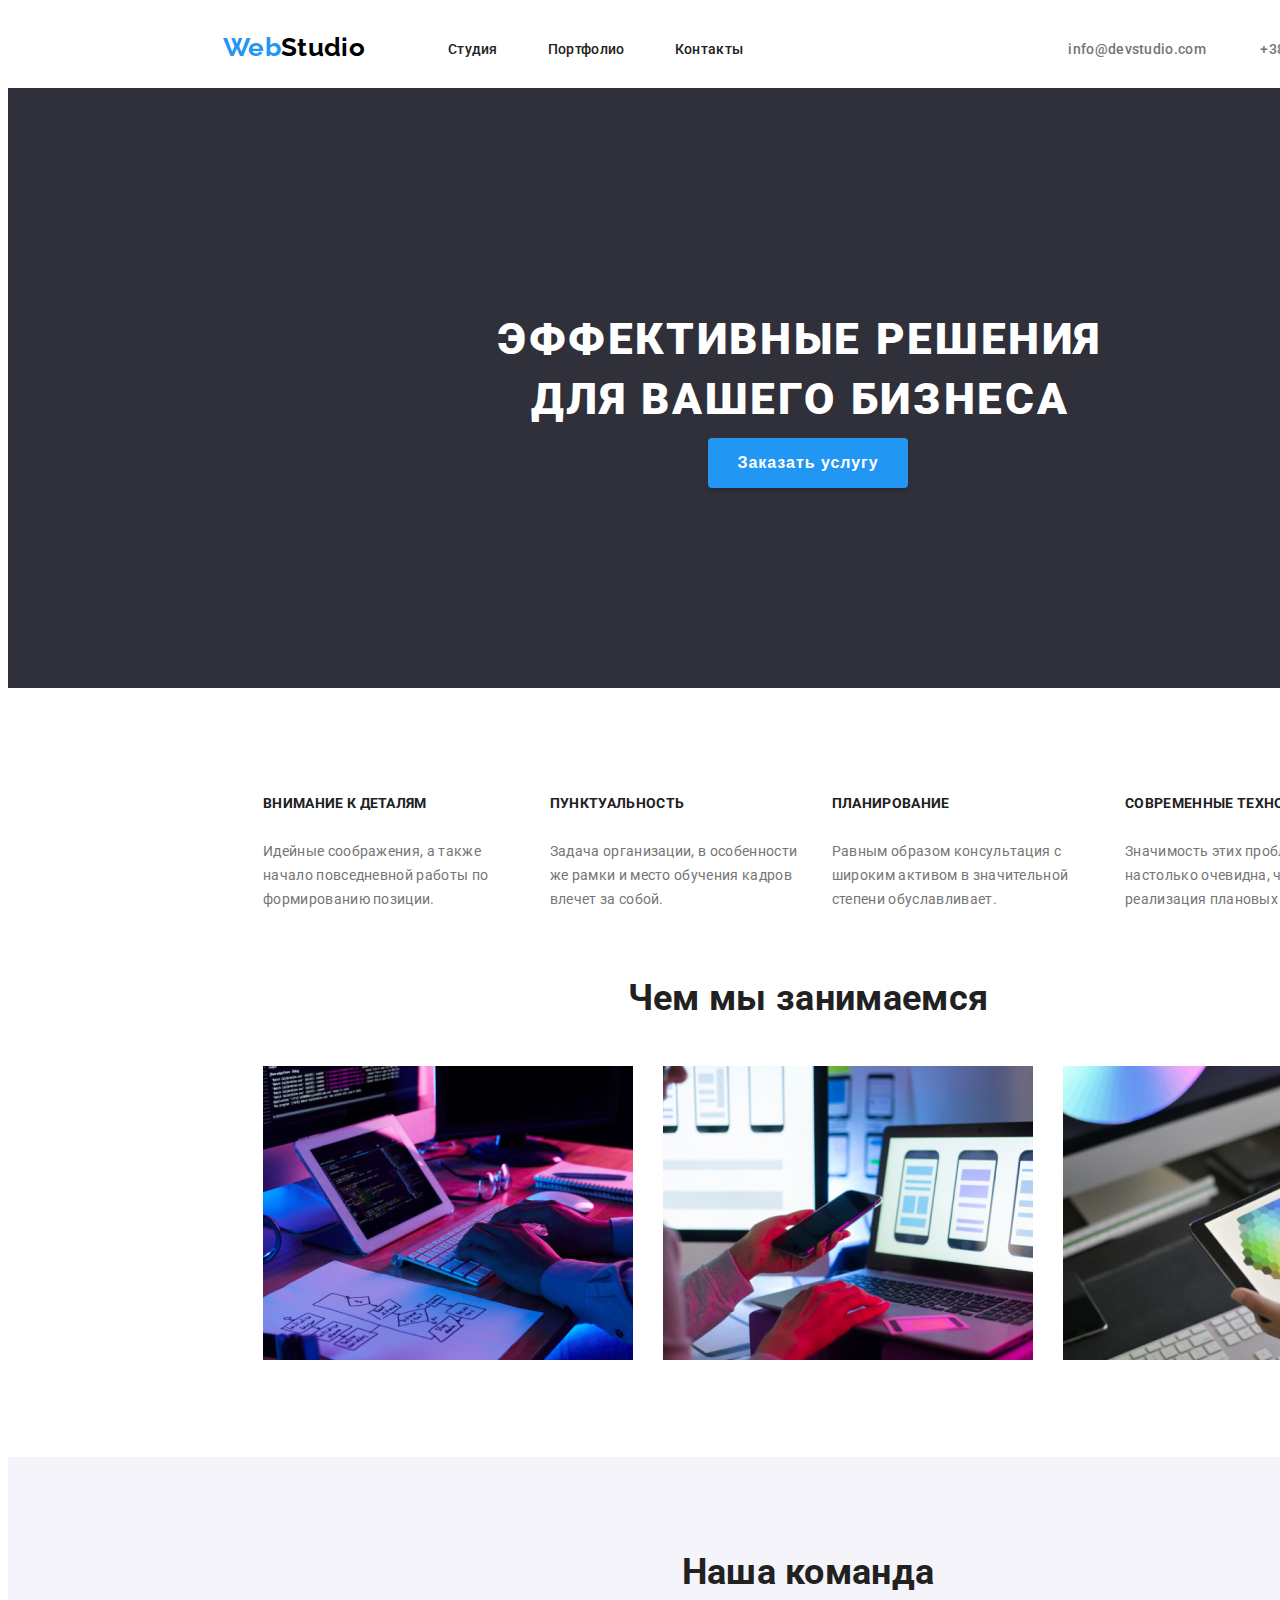
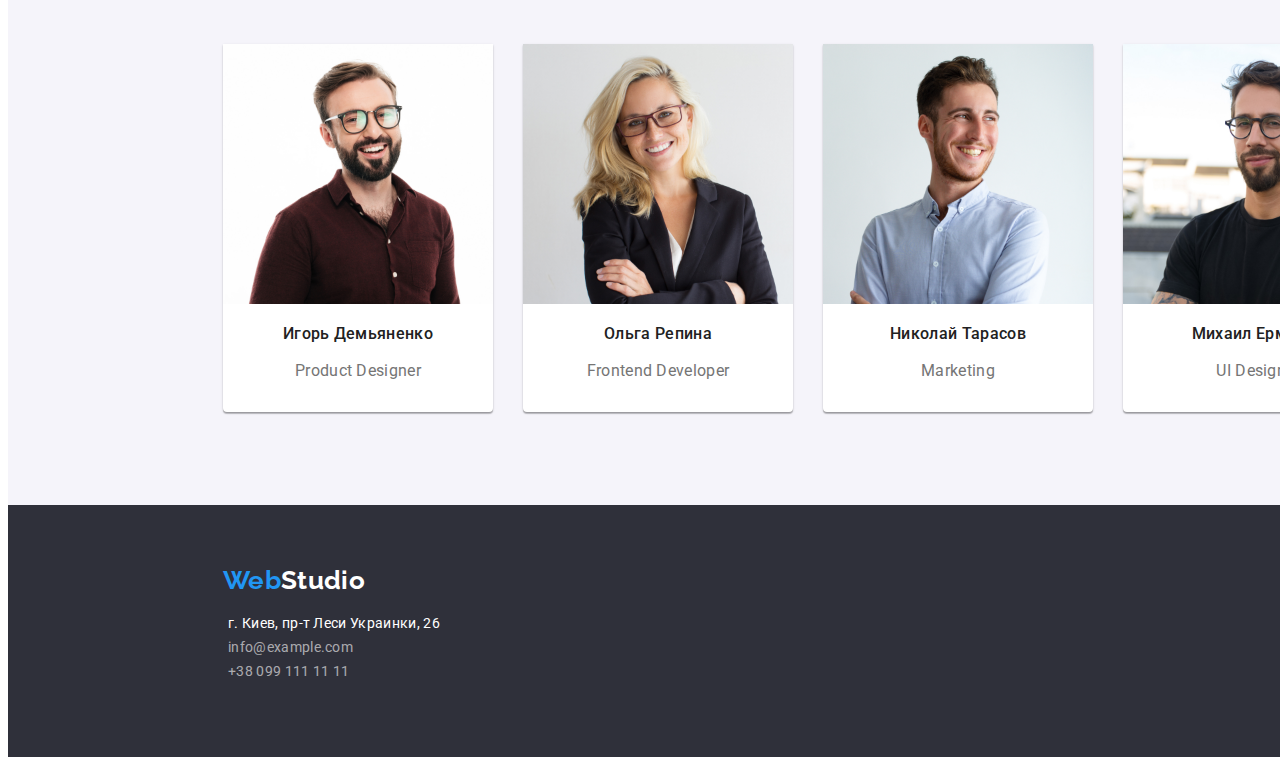
<file: index.html>
<!DOCTYPE html>
<html lang="ru">
<head>
    <meta charset="UTF-8">
    <meta http-equiv="X-UA-Compatible" content="IE=edge">
    <meta name="viewport" content="width=device-width, initial-scale=1.0">
    <title>WedStudio</title>
    <link rel="stylesheet" href="css/style.css">
    
    <link rel="preconnect" href="https://fonts.googleapis.com">
    <link rel="preconnect" href="https://fonts.gstatic.com" crossorigin>
    <link href="https://fonts.googleapis.com/css2?family=Roboto:wght@400;500;700;900&display=swap" rel="stylesheet">

    <link rel="preconnect" href="https://fonts.googleapis.com">
    <link rel="preconnect" href="https://fonts.gstatic.com" crossorigin>
    <link href="https://fonts.googleapis.com/css2?family=Raleway:wght@700&display=swap" rel="stylesheet">
</head>
<body class="index">
    <header>
        <a href="index.html" class="logo"><span class="logo-one-chapter">Web</span>Studio</a>
        <nav class="navigation">
            <ul class="navigation-list">
                <li>
                    <a href="" class="cursor navigation-link">Студия</a>
                </li>
                <li>
                    <a href="portfolio.html" class="cursor navigation-link">Портфолио</a>
                </li>
                <li>
                    <a href="" class="cursor navigation-link">Контакты</a>
                </li>
            </ul>
            </nav>
        <div class="contacts">  
            <a href="mailto:info@devstudio.com" class="cursor mail-in-nav">info@devstudio.com</a>
            <a href="tel:+380961111111" class="cursor telefon-in-nav">+38 096 111 11 11</a>
        </div> 
    </header>
    <main>
        <section class="solution-and-button">
                <h1 class="effectiv-solution-for-your-busness">Эффективные решения </br> для вашего бизнеса</h1>
                <button class="button-order" type="button">Заказать услугу</button>
        </section>
        <section class="benefits">
            <h2 hidden>Перечень</h2>
                <ul class="benefits-list">
                    <li class="benefits-list-punkt">
                        <h3 class="benefit-name">Внимание к деталям</h3>
                        <p class="benefit-description">Идейные соображения, а также начало повседневной работы по формированию позиции.</p>
                    </li>
                    <li class="benefits-list-punkt">
                        <h3 class="benefit-name">Пунктуальность</h3>
                        <p class="benefit-description">Задача организации, в особенности же рамки и место обучения кадров влечет за собой.</p>
                    </li>
                    <li class="benefits-list-punkt">
                        <h3 class="benefit-name">Планирование</h3>
                        <p class="benefit-description">Равным образом консультация с широким активом в значительной степени обуславливает.</p>
                    </li>
                    <li class="benefits-list-punkt">
                        <h3 class="benefit-name">Современные технологии</h3>
                        <p class="benefit-description">Значимость этих проблем настолько очевидна, что реализация плановых заданий.</p>
                    </li>
                </ul>
        </section>
        <section class="busnes-list">
            <h2 class="we-doing">Чем мы занимаемся</h2>
            <ul class="what-we-doing">
                <li class="box"><img src="images/box1.jpg" alt="box1" width="370" height="294"></li>
                <li class="box2"><img src="images/box2.jpg" alt="box2" width="370" height="294"></li>
                <li class="box"><img src="images/box3.jpg" alt="box3" width="370" height="294"></li>
            </ul>
        </section>
        <section class="team">
            <h2 class="our-team">Наша команда</h2>
            <ul class="our-team-list">
                <li class="team-card">
                    <img src="images/img-2.jpg" alt="Игорь Демьяненко" width="270" height="260"><h3 class="name-team-card">Игорь Демьяненко</h3><p class="profession">Product Designer</p>
                </li>
                <li class="team-card">
                    <img src="images/img-1.jpg" alt="Ольга Репина" width="270" height="260"><h3 class="name-team-card">Ольга Репина</h3><p class="profession">Frontend Developer</p>
                </li>
                <li class="team-card">
                    <img src="images/img3.jpg" alt="Николай Тарасов" width="270" height="260"><h3 class="name-team-card">Николай Тарасов</h3><p class="profession">Marketing</p>
                </li>
                <li class="team-card">
                    <img src="images/img-5.jpg" alt="Михаил Ермаков" width="270" height="260"><h3 class="name-team-card">Михаил Ермаков</h3><p class="profession">UI Designer</p>
                </li>
            </ul>
        </section>
    </main>
    <footer class="footer">
        <a href="" class="logo-in-footer"><span class="one-chapter-logo-in-footer">Web</span>Studio</a>
        <address>
        <ul>   
            <li> <a class="adress-company" href="https://goo.gl/maps/x2ZnCEtCD8dDkMQ56" target="_blank" rel="noopener nofollow">г. Киев, пр-т Леси Украинки, 26</a></li>
            <li> <a class="footer-contats-mail" href="mailto:info@example.com">info@example.com</a></li>
            <li> <a class="footer-contats" href="tel:+380991111111">+38 099 111 11 11</a></li>
        </ul>
        </address>
    </footer>
</body>
</html>
</file>
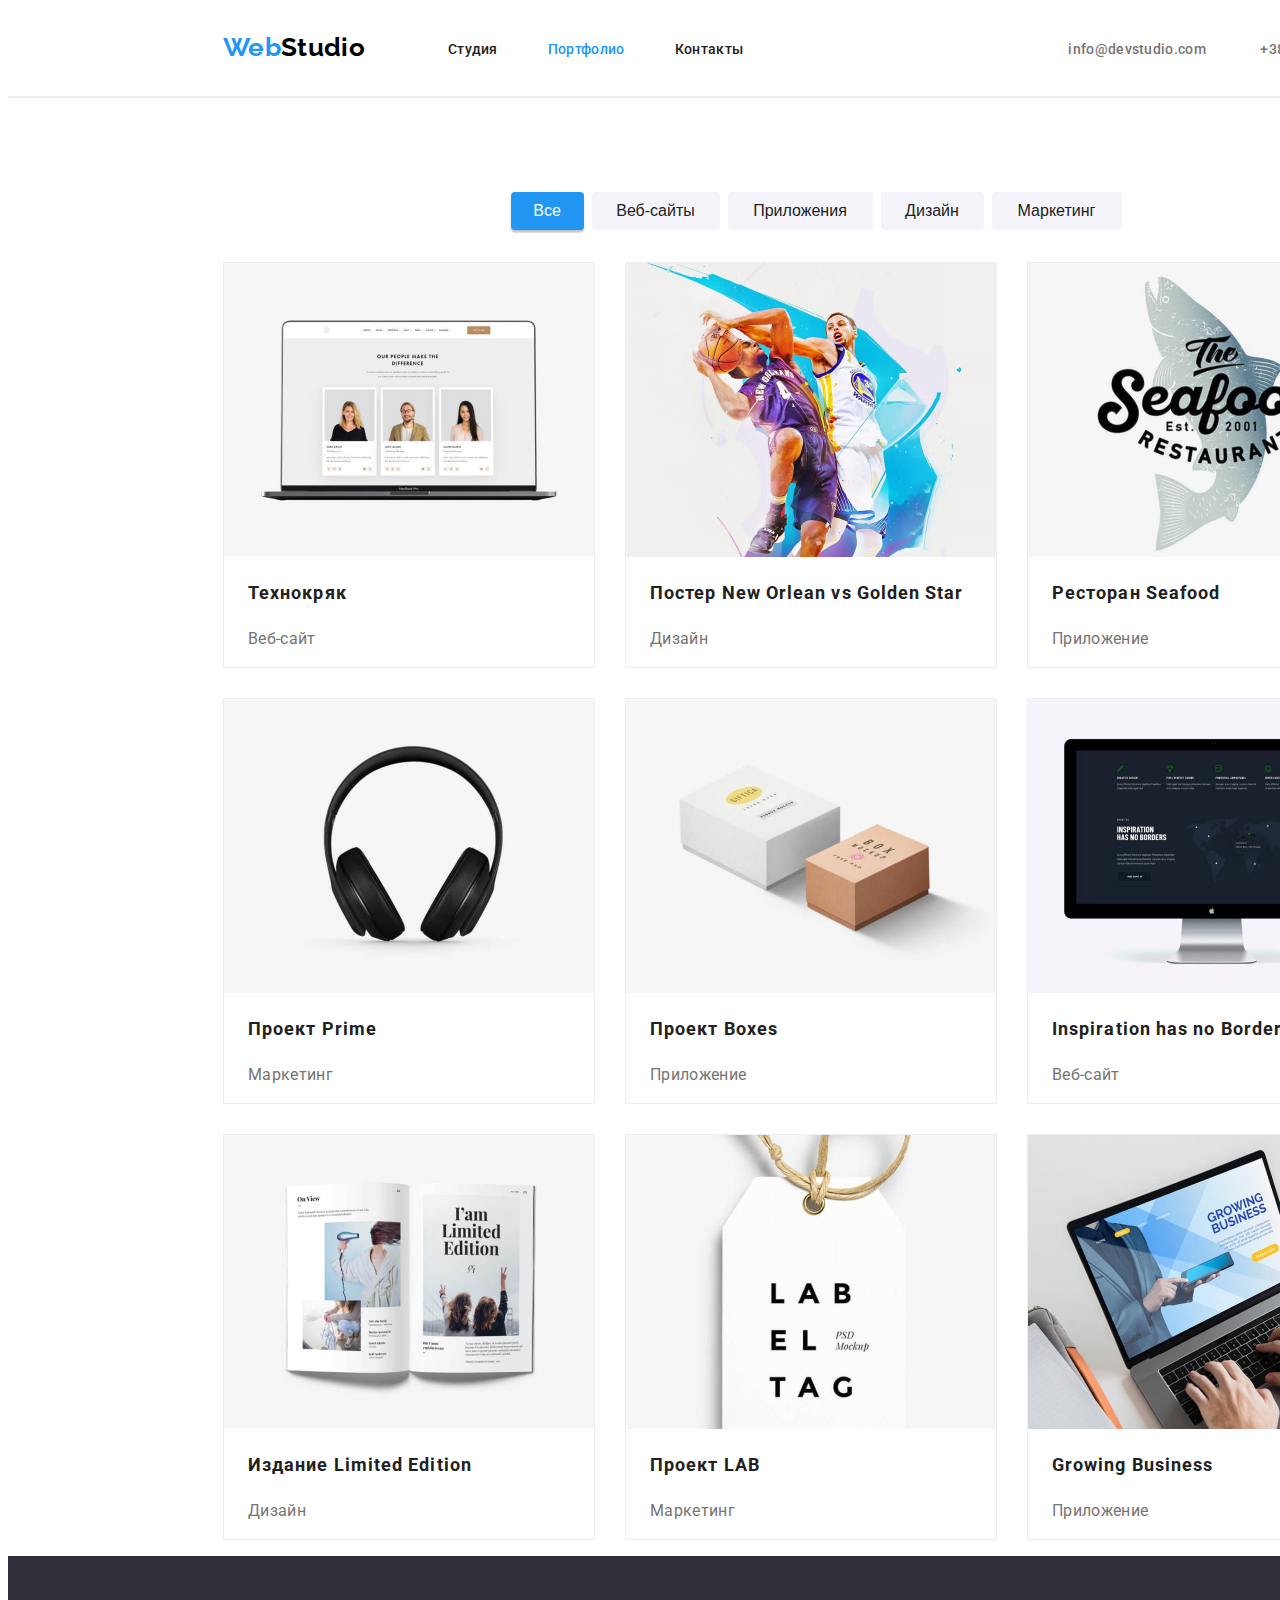
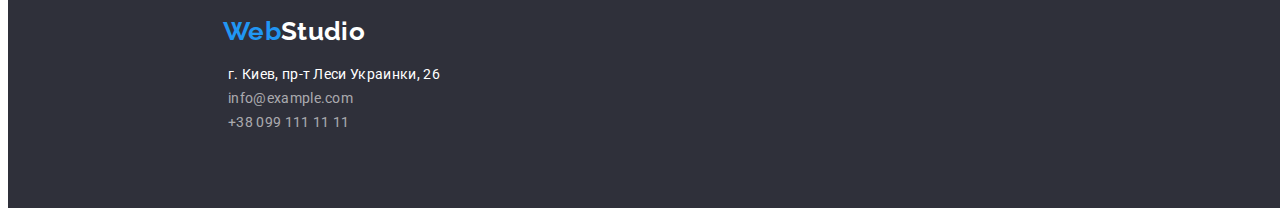
<file: portfolio.html>
<!DOCTYPE html>
<html lang="ru">

<head>
    <meta charset="UTF-8">
    <meta http-equiv="X-UA-Compatible" content="IE=edge">
    <meta name="viewport" content="width=device-width, initial-scale=1.0">
    <title>WedStudio</title>
    <link rel="stylesheet" href="css/style.css">

    <link rel="preconnect" href="https://fonts.googleapis.com">
    <link rel="preconnect" href="https://fonts.gstatic.com" crossorigin>
    <link href="https://fonts.googleapis.com/css2?family=Roboto:wght@400;500;700;900&display=swap" rel="stylesheet">

    <link rel="preconnect" href="https://fonts.googleapis.com">
    <link rel="preconnect" href="https://fonts.gstatic.com" crossorigin>
    <link href="https://fonts.googleapis.com/css2?family=Raleway:wght@700&display=swap" rel="stylesheet">
</head>
<bodyimage-and-name-in-portfolio>
    <header>
            <a href="index.html" class="logo"><span class="logo-one-chapter">Web</span>Studio</a>
            <nav class="navigation">
                <ul class="navigation-list">
                    <li>
                        <a href="index.html" class="cursor navigation-link">Студия</a>
                    </li>
                    <li>
                        <a href="portfolio.html" class="current cursor navigation-link">Портфолио</a>
                    </li>
                    <li>
                        <a href="" class="cursor navigation-link">Контакты</a>
                    </li>
                </ul>
            </nav>
            <div class="contacts">
                <a href="mailto:info@devstudio.com" class="cursor mail-in-nav">info@devstudio.com</a>
                <a href="tel:+380961111111" class="cursor telefon-in-nav">+38 096 111 11 11</a>
            </div>
    </header>
    <main>
    <hr width="100%" color="#ECECEC"/>
    <section class="list-in-portfolio">
    <h2 hidden>Порфолио</h2>
        <ul class="buttons-in-portfolio">
            <li><button class="all button-in-portfolio" type="button">Все</button></li>
            <li><button class="web-sites button-in-portfolio" type="button">Веб-сайты</button></li>
            <li><button class="applications button-in-portfolio" type="button">Приложения</button></li>
            <li><button class="design button-in-portfolio" type="button">Дизайн</button></li>
            <li><button class="marketing button-in-portfolio" type="button">Маркетинг</button></li>
        </ul>
        <ul class="photo-list-in-portfolio">
            <li class="image-and-name-in-portfolio">
                <img src="images/img.jpg" alt="Технокряк" width="370" height="294"><h3 class="portfolio-project">Технокряк</h3><p class="name-portfolio-project">Веб-сайт</p>
            </li>
            <li class="image-and-name-in-portfolio">
                <img src="images/img01.jpg" alt="Постер New Orlean vs Golden Star" width="370" height="294"><h3 class="portfolio-project">Постер New Orlean vs Golden Star</h3><p class="name-portfolio-project">Дизайн</p>
            </li>
            <li class="image-and-name-in-portfolio">
                <img src="images/img02.jpg" alt="Ресторан Seafood" width="370" height="294"><h3 class="portfolio-project">Ресторан Seafood</h3><p class="name-portfolio-project">Приложение</p>
            </li>
            <li class="image-and-name-in-portfolio">
                <img src="images/img03.jpg" alt="Проект Prime" width="370" height="294"><h3 class="portfolio-project">Проект Prime</h3><p class="name-portfolio-project">Маркетинг</p>
            </li>
            <li class="image-and-name-in-portfolio">
                <img src="images/img04.jpg" alt="Проект Boxes" width="370" height="294"><h3 class="portfolio-project">Проект Boxes</h3><p class="name-portfolio-project">Приложение</p>
            </li>
            <li class="image-and-name-in-portfolio">
                <img src="images/img05.jpg" alt="Inspiration has no Borders" width="370" height="294"><h3 class="portfolio-project">Inspiration has no Borders</h3><p class="name-portfolio-project">Веб-сайт</p>
            </li>
            <li class="image-and-name-in-portfolio">
                <img src="images/img06.jpg" alt="Издание Limited Edition" width="370" height="294"><h3 class="portfolio-project">Издание Limited Edition</h3><p class="name-portfolio-project">Дизайн</p>
            </li>
            <li class="image-and-name-in-portfolio">
                <img src="images/img07.jpg" alt="Проект LAB" width="370" height="294"><h3 class="portfolio-project">Проект LAB</h3><p class="name-portfolio-project">Маркетинг</p>
            </li>
            <li class="image-and-name-in-portfolio">
                <img src="images/img08.jpg" alt="Growing Business" width="370" height="294"><h3 class="portfolio-project">Growing Business</h3><p class="name-portfolio-project">Приложение</p>
            </li>
        </ul>
    
    </section>
    </main>
        <footer class="footer">
            <a href="" class="logo-in-footer"><span class="one-chapter-logo-in-footer">Web</span>Studio</a>
            <address>
                <ul>
                    <li> <a class="cursor adress-company" href="https://goo.gl/maps/x2ZnCEtCD8dDkMQ56" target="_blank"
                            rel="noopener nofollow">г. Киев, пр-т Леси Украинки, 26</a></li>
                    <li> <a class="cursor footer-contats-mail" href="mailto:info@example.com">info@example.com</a></li>
                    <li> <a class="cursor footer-contats" href="tel:+380991111111">+38 099 111 11 11</a></li>
                </ul>
            </address>
        </footer>
</body>
</html>
</file>
<file: css/style.css>
:root {
    --heading: #212121;
    --paragraph: #757575;
    --bakcground: #2F303A;
    --link-and-logo: #2196F3;
}


body {
    width: 1600px;
    font-family: 'Roboto', sans-serif;
    letter-spacing: 0.02em;
}

.index {
    height: 2349px;
}

li {
    list-style: none;
}

a {
    text-decoration: none;
    cursor: pointer;
}

[type^="button"] {
    cursor: pointer;
}

.cursor:hover,
.cursor:focus {
    color: var(--link-and-logo);
}

header {
    height: 80px;
    width: 1600px;
    display: flex;
    align-items: center;
}

.navigation-link {
   color: var(--heading); 
} 

.telefon-in-nav, 
.mail-in-nav {
    color: var(--paragraph);
}

.logo {
    font-family: 'Raleway';
    font-weight: 700;
    font-size: 26px;
    line-height: 1.2;
    margin-left: 215px;
    color: black;
}

.logo-one-chapter {
    color: var(--link-and-logo);
}

.navigation-list {
    display: flex;
    list-style: none;
    margin-left: 43px;
}

.navigation-link {
    margin-right: 50px;
    font-weight: 500;
    font-size: 14px;
    line-height: 1.1;
}

.contacts {
    margin-left: 275px;
    margin-right: 165px;
}

.telefon-in-nav, .mail-in-nav {
    margin-right: 50px;
    font-weight: 500;
    font-size: 14px;
    line-height: 1.1;
}

.current {
    color: var(--link-and-logo);
}

/* info */

.solution-and-button {
    background-color: var(--bakcground);
    width: 1600px;
    height: 600px;
    text-align: center;
}

.effectiv-solution-for-your-busness {
    position: absolute;
    width: 696px;
    height: 120px;
    left: 452px;
    top: 280px;
    color: #FFFFFF;
    text-transform: uppercase;
    font-style: normal;
    font-weight: 900;
    font-size: 44px;
    line-height: 60px;
    letter-spacing: 0.06em;
}

.button-order {
    background-color: var(--link-and-logo);
    color: #FFFFFF;
    border: none;
    border-radius: 4px;
    height: 50px;
    width: 200px;
    box-shadow: 0px 4px 4px rgba(0, 0, 0, 0.15);
    margin: 350px 700px 200px 700px;
    font-weight: 700;
    font-size: 16px;
    line-height: 1.2;
    letter-spacing: 0.06em;
}

.benefits {
    width: 1170px;
    height: 101px;
    margin: 94px 185px;
}

.benefits-list {
    display: flex;
}

.benefits-list-punkt {
    margin-left: 30px;
    display: flex;
    flex-direction: column;
}

.benefit-name {
    color: var(--heading);
    height: 16px;
    font-size: 14px;
    line-height: 1.1;
    text-transform: uppercase;
}

.benefit-description {
    color: var(--paragraph);
    height: 75px;
    left: 515px;
    top: 800px;
    font-size: 14px;
    line-height: 1.7;
}

.busnes-list {
    width: 1170px;
    height: 386px;
    margin: 94px 215px ;
}

.we-doing,
.our-team {
    color: var(--heading);
    font-weight: 700;
    font-size: 36px;
    line-height: 1.2;
    text-align: center;
}

.what-we-doing {
    display: inline-flex;
    flex-direction: row;
}

.box2 {
    margin: 0px 30px;
}


.team {
    background-color: #F5F4FA;
    height: 648px;
}

.our-team {
    padding-top: 94px;
}

.our-team-list {
    display: flex;
    width: 1170px;
    height: 368px;
    margin: 50px 175px 94px;
}

.team-card {
    background-color: #FFFFFF;
    box-shadow: 0px 1px 3px rgba(0, 0, 0, 0.12), 0px 1px 1px rgba(0, 0, 0, 0.14), 0px 2px 1px rgba(0, 0, 0, 0.2);
    border-radius: 0px 0px 4px 4px;
    margin-right: 30px;
}

.name-team-card {
    text-align: center;
    color: var(--heading);
    font-style: normal;
    font-weight: 500;
    font-size: 16px;
    line-height: 1.3;
}

.profession {
    text-align: center;
    color: var(--paragraph);
    font-style: normal;
    font-weight: 400;
    font-size: 16px;
    line-height: 1.3;

}

/* portfolio */

.portfolio {
    height: 1880px;
}

.list-in-portfolio {
    width: 1170;
    height: 1390;
    margin-top: 94px;
    margin-left: 175px;
    margin-right: 215px;
    margin-bottom: 94px;
}

.buttons-in-portfolio {
    display: flex;
    margin: auto;
    width: 611px;
    height: 54px;
}

.button-in-portfolio {
    color: var(--heading);
    text-align: center;
    font-weight: 500;
    font-size: 16px;
    line-height: 26px;
    background: #F5F4FA;
    border-radius: 4px;
    border: none;
    margin-left: 8px;
    height: 38px;
}

.all {
    width: 73px;
}

.web-sites {
    width: 128px;
}

.applications {
    width: 145px;
}

.design {
    width: 103px;
}

.marketing {
    width: 130px;  
}


.all,
.button-in-portfolio:hover,
.button-in-portfolio:focus {
    background: var(--link-and-logo);
    box-shadow: 0px 3px 1px rgba(0, 0, 0, 0.1), 0px 1px 2px rgba(0, 0, 0, 0.08), 0px 2px 2px rgba(0, 0, 0, 0.12);
    color: #FFFFFF;
} 

.image-and-name-in-portfolio {
    height: 404px;
    width: 370px;
    background: #FFFFFF;
    border: 1px solid #EEEEEE;
    cursor: pointer;
    margin: 0px 30px 30px 0px;
}

.portfolio-project {
    font-weight: 700;
    font-size: 18px;
    line-height: 1.5;
    letter-spacing: 0.06em;
    padding-left: 24px;
    color: var(--heading);
}

.name-portfolio-project {
    padding-left: 24px;
    font-size: 16px;
    line-height: 30px;
    padding-left: 1.2;
    color: var(--paragraph);
}

.photo-list-in-portfolio {
    display: flex;
    flex-flow: wrap;
    align-items: center;
    height: 1200px;
    width: 1360px;
}

/* footer */

.footer {
    background-color: var(--bakcground);
    height: 192px;
    padding-top: 60px;
}

.logo-in-footer {
    color: white;
    text-decoration: none;
    font-family: 'Raleway';
    font-weight: 700;
    font-size: 26px;
    line-height: 31px;
    padding-left: 215px;
    
}

.one-chapter-logo-in-footer {
    color: var(--link-and-logo);
}

.adress-company {
    color: #FFFFFF;
    font-family: 'Roboto';
    font-style: normal;
    font-size: 14px;
    line-height: 1.7;
    padding-left: 180px;
}

.footer-contats-mail,
.footer-contats {
    font-style: normal;
    font-size: 14px;
    line-height: 1.7;
    padding-left: 180px;
    color: rgba(255, 255, 255, 0.6);
}

.footer-contats-mail {
    margin: 9px 0px;
}
</file>
